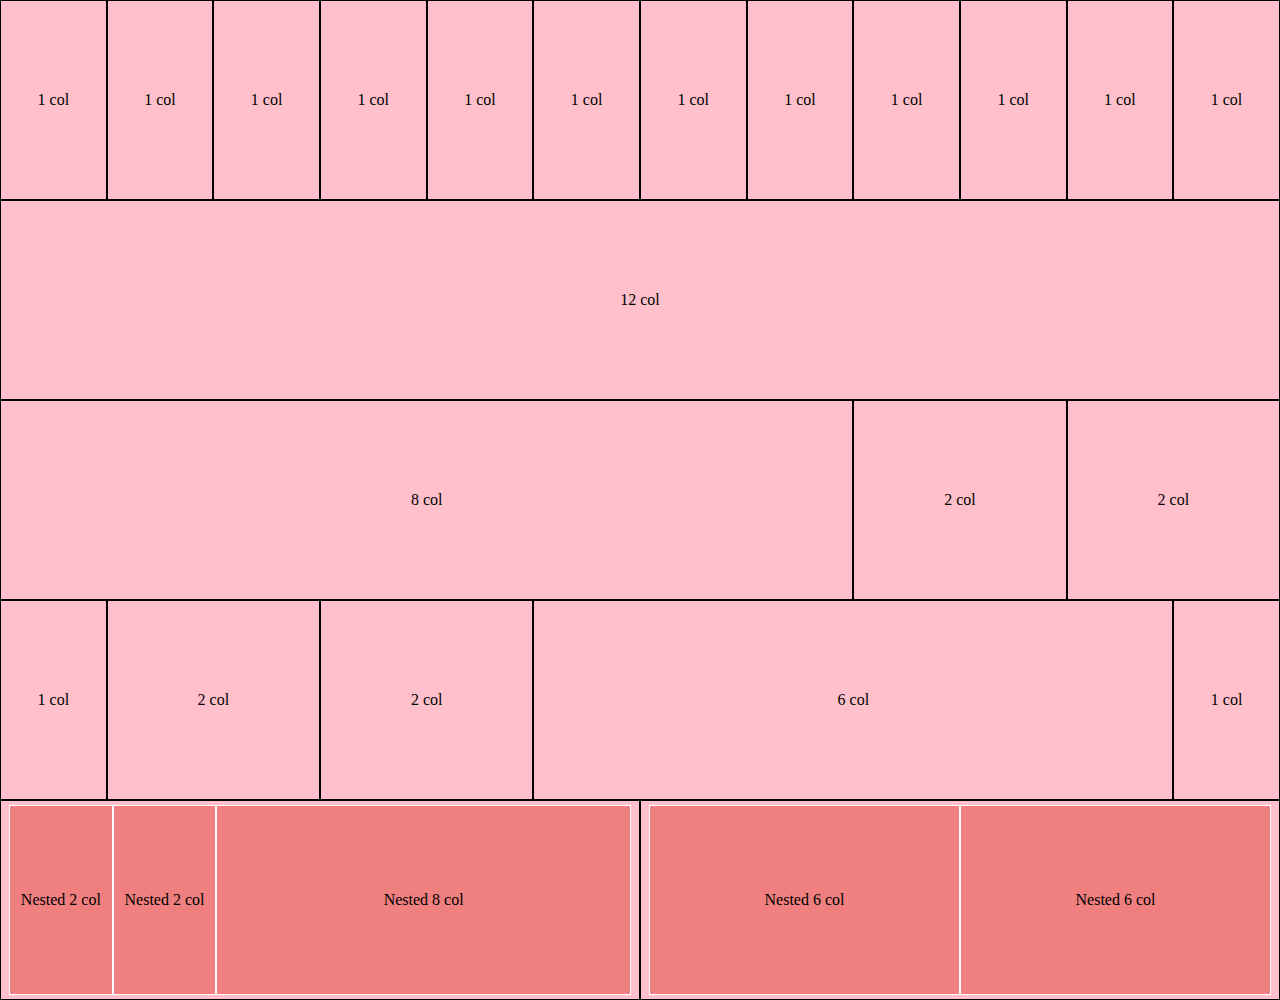
<file: index.html>
<!DOCTYPE html>
<html lang="en">
<head>
    <meta charset="UTF-8">
    <meta http-equiv="X-UA-Compatible" content="IE=edge">
    <meta name="viewport" content="width=device-width, initial-scale=1.0">
    <link rel="stylesheet" href="./12bool.css">
    <link rel="stylesheet" href="./style.css">
    <title>12 bool</title>
</head>
<body>
    <div class="row">
        <div class="col-1">
            <p>1 col</p>
        </div>
        <div class="col-1">
            <p>1 col</p>
        </div>
        <div class="col-1 ">
            <p>1 col</p>
        </div>
        <div class="col-1">
            <p>1 col</p>
        </div>
        <div class="col-1">
            <p>1 col</p>
        </div>
        <div class="col-1">
            <p>1 col</p>
        </div>
        <div class="col-1">
            <p>1 col</p>
        </div>
        <div class="col-1">
            <p>1 col</p>
        </div>
        <div class="col-1">
            <p>1 col</p>
        </div>
        <div class="col-1">
            <p>1 col</p>
        </div>
        <div class="col-1 h200 fx-center">
            <p>1 col</p>
        </div>
        <div class="col-1 h200 fx-center">
            <p>1 col</p>
        </div>
    </div>
    <div class="row">
        <div class="col-12 ">
            <p>12 col</p>
        </div>
    </div>
    <div class="row">
        <div class="col-8">
            <p>8 col</p>
        </div>
        <div class="col-2">
            <p>2 col</p>
        </div>
        <div class="col-2">
            <p>2 col</p>
        </div>
    </div>
    <div class="row">
        <div class="col-1">
            <p>1 col</p>
        </div>
        <div class="col-2">
            <p>2 col</p>
        </div>
        <div class="col-2">
            <p>2 col</p>
        </div>
        <div class="col-6">
            <p>6 col</p>
        </div>
        <div class="col-1">
            <p>1 col</p>
        </div>
    </div>
    <div class="row">
        <div class="col-6 ">
            <div class="col-2 col-in">
                <p> Nested 2 col</p>
            </div>
            <div class="col-2 col-in">
                 <p>Nested 2 col</p>
            </div>
            <div class="col-8 col-in">
                 <p>Nested 8 col</p>
            </div>
        </div>
        <div class="col-6 ">
            <div class="col-6 col-in">
                <p>Nested 6 col</p>
            </div>
            <div class="col-6 col-in">
                <p>Nested 6 col</p>
            </div>

        </div>
    </div>
    
</body>
</html>
</file>
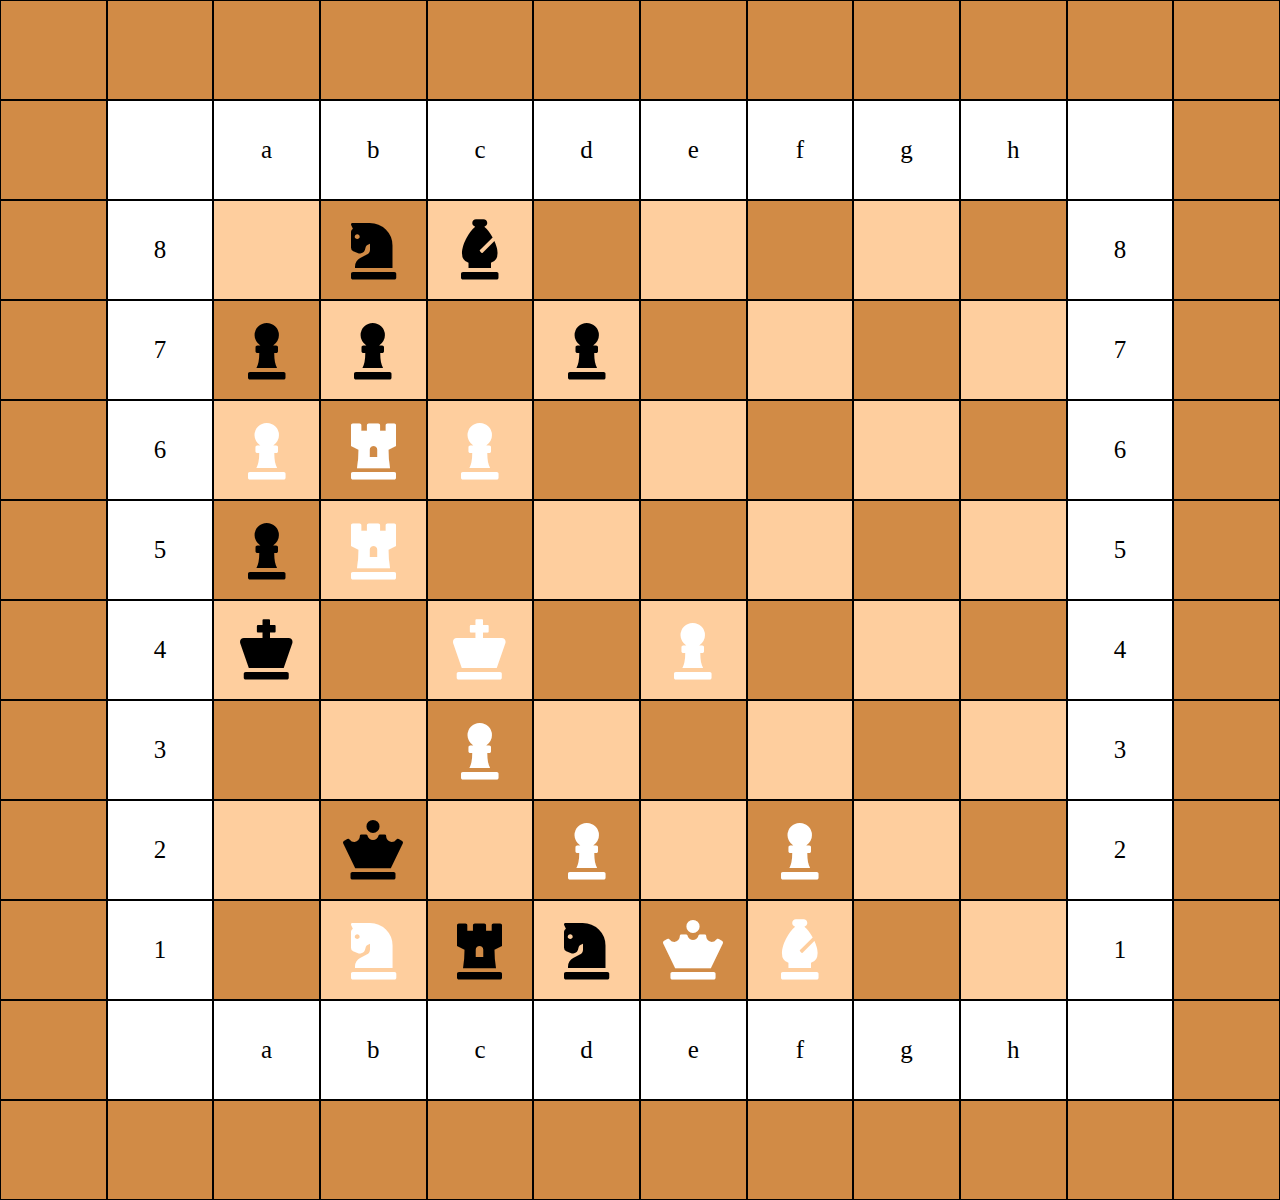
<file: bonus/index.html>
<!DOCTYPE html>
<html lang="en">
<head>
    <meta charset="UTF-8">
    <meta http-equiv="X-UA-Compatible" content="IE=edge">
    <meta name="viewport" content="width=device-width, initial-scale=1.0">
    <link rel="stylesheet" href="https://cdnjs.cloudflare.com/ajax/libs/font-awesome/5.15.4/css/all.min.css" integrity="sha512-1ycn6IcaQQ40/MKBW2W4Rhis/DbILU74C1vSrLJxCq57o941Ym01SwNsOMqvEBFlcgUa6xLiPY/NS5R+E6ztJQ==" crossorigin="anonymous" referrerpolicy="no-referrer" />
    <link rel="stylesheet" href="./style.css">
    <link rel="stylesheet" href="../12bool.css">
    <title>Scacchi</title>
</head>
<body>
    <div class="row">
        <div class="col-1 brown"></div>
        <div class="col-1 brown"></div>
        <div class="col-1 brown"></div>
        <div class="col-1 brown"></div>
        <div class="col-1 brown"></div>
        <div class="col-1 brown"></div>
        <div class="col-1 brown"></div>
        <div class="col-1 brown"></div>
        <div class="col-1 brown"></div>
        <div class="col-1 brown"></div>
        <div class="col-1 brown"></div>
        <div class="col-1 brown"></div>
    </div>
    <div class="row">
        <div class="col-1 brown"></div>
        <div class="col-1 white"></div>
        <div class="col-1 white">
            <p>a</p>
        </div>
        <div class="col-1 white">
            <p>b</p>
        </div>
        <div class="col-1 white">
            <p>c</p>
        </div>
        <div class="col-1 white">
            <p>d</p>
        </div>
        <div class="col-1 white">
            <p>e</p>
        </div>
        <div class="col-1 white">
            <p>f</p>
        </div>
        <div class="col-1 white">
            <p>g</p>
        </div>
        <div class="col-1 white">
            <p>h</p>
        </div>
        <div class="col-1 white"></div>
        <div class="col-1 brown"></div>
    </div>
    <div class="row">
        <div class="col-1 brown"></div>
        <div class="col-1 white">
            <p>8</p>
        </div>
        <div class="col-1 beige"></div>
        <div class="col-1 brown">
            <i class="fas fa-chess-knight"></i>
        </div>
        <div class="col-1 beige">
            <i class="fas fa-chess-bishop"></i>
        </div>
        <div class="col-1 brown"></div>
        <div class="col-1 beige"></div>
        <div class="col-1 brown"></div>
        <div class="col-1 beige"></div>
        <div class="col-1 brown"></div>
        <div class="col-1 white">
            <p>8</p>
        </div>
        <div class="col-1 brown"></div>
    </div>
    <div class="row">
        <div class="col-1 brown"></div>
        <div class="col-1 white">
            <p>7</p>
        </div>
        <div class="col-1 brown">
            <i class="fas fa-chess-pawn"></i>
        </div>
        <div class="col-1 beige">
            <i class="fas fa-chess-pawn"></i>
        </div>
        <div class="col-1 brown"></div>
        <div class="col-1 beige">
            <i class="fas fa-chess-pawn"></i>
        </div>
        <div class="col-1 brown"></div>
        <div class="col-1 beige"></div>
        <div class="col-1 brown"></div>
        <div class="col-1 beige"></div>
        <div class="col-1 white">
            <p>7</p>
        </div>
        <div class="col-1 brown"></div>
    </div>
    <div class="row">
        <div class="col-1 brown"></div>
        <div class="col-1 white">
            <p>6</p>
        </div>
        <div class="col-1 beige">
            <i class="fas fa-chess-pawn color"></i>
        </div>
        <div class="col-1 brown">
            <i class="fas fa-chess-rook color"></i>
        </div>
        <div class="col-1 beige">
            <i class="fas fa-chess-pawn color"></i>
        </div>
        <div class="col-1 brown"></div>
        <div class="col-1 beige"></div>
        <div class="col-1 brown"></div>
        <div class="col-1 beige"></div>
        <div class="col-1 brown"></div>
        <div class="col-1 white">
            <p>6</p>
        </div>
        <div class="col-1 brown"></div>
    </div>
    <div class="row">
        <div class="col-1 brown"></div>
        <div class="col-1 white">
            <p>5</p>
        </div>
        <div class="col-1 brown">
            <i class="fas fa-chess-pawn"></i>
        </div>
        <div class="col-1 beige">
            <i class="fas fa-chess-rook color"></i>
        </div>
        <div class="col-1 brown"></div>
        <div class="col-1 beige"></div>
        <div class="col-1 brown"></div>
        <div class="col-1 beige"></div>
        <div class="col-1 brown"></div>
        <div class="col-1 beige"></div>
        <div class="col-1 white">
            <p>5</p>
        </div>
        <div class="col-1 brown"></div>
    </div>
    <div class="row">
        <div class="col-1 brown"></div>
        <div class="col-1 white">
            <p>4</p>
        </div>
        <div class="col-1 beige">
            <i class="fas fa-chess-king"></i>
        </div>
        <div class="col-1 brown"></div>
        <div class="col-1 beige">
            <i class="fas fa-chess-king color"></i>
        </div>
        <div class="col-1 brown"></div>
        <div class="col-1 beige">
            <i class="fas fa-chess-pawn color"></i>
        </div>
        <div class="col-1 brown"></div>
        <div class="col-1 beige"></div>
        <div class="col-1 brown"></div>
        <div class="col-1 white">
            <p>4</p>
        </div>
        <div class="col-1 brown"></div>
    </div>
    <div class="row">
        <div class="col-1 brown"></div>
        <div class="col-1 white">
            <p>3</p>
        </div>
        <div class="col-1 brown"></div>
        <div class="col-1 beige"></div>
        <div class="col-1 brown">
            <i class="fas fa-chess-pawn color"></i>
        </div>
        <div class="col-1 beige"></div>
        <div class="col-1 brown"></div>
        <div class="col-1 beige"></div>
        <div class="col-1 brown"></div>
        <div class="col-1 beige"></div>
        <div class="col-1 white">
            <p>3</p>
        </div>
        <div class="col-1 brown"></div>
    </div>
    <div class="row">
        <div class="col-1 brown"></div>
        <div class="col-1 white">
            <p>2</p>
        </div>
        <div class="col-1 beige"></div>
        <div class="col-1 brown">
            <i class="fas fa-chess-queen"></i>
        </div>
        <div class="col-1 beige"></div>
        <div class="col-1 brown">
            <i class="fas fa-chess-pawn color"></i>
        </div>
        <div class="col-1 beige"></div>
        <div class="col-1 brown">
            <i class="fas fa-chess-pawn color"></i>
        </div>
        <div class="col-1 beige"></div>
        <div class="col-1 brown"></div>
        <div class="col-1 white">
            <p>2</p>
        </div>
        <div class="col-1 brown"></div>
    </div>
    <div class="row">
        <div class="col-1 brown"></div>
        <div class="col-1 white">
            <p>1</p>
        </div>
        <div class="col-1 brown"></div>
        <div class="col-1 beige">
            <i class="fas fa-chess-knight color"></i>
        </div>
        <div class="col-1 brown">
            <i class="fas fa-chess-rook"></i>
        </div>
        <div class="col-1 beige">
            <i class="fas fa-chess-knight"></i>
        </div>
        <div class="col-1 brown">
            <i class="fas fa-chess-queen color"></i>
        </div>
        <div class="col-1 beige">
            <i class="fas fa-chess-bishop color"></i>
        </div>
        <div class="col-1 brown"></div>
        <div class="col-1 beige"></div>
        <div class="col-1 white">
            <p>1</p>
        </div>
        <div class="col-1 brown"></div>
    </div>
    <div class="row">
        <div class="col-1 brown"></div>
        <div class="col-1 white"></div>
        <div class="col-1 white">
            <p>a</p>
        </div>
        <div class="col-1 white">
            <p>b</p>
        </div>
        <div class="col-1 white">
            <p>c</p>
        </div>
        <div class="col-1 white">
            <p>d</p>
        </div>
        <div class="col-1 white">
            <p>e</p>
        </div>
        <div class="col-1 white">
            <p>f</p>
        </div>
        <div class="col-1 white">
            <p>g</p>
        </div>
        <div class="col-1 white">
            <p>h</p>
        </div>
        <div class="col-1 white"></div>
        <div class="col-1 brown"></div>
    </div>
    <div class="row">
        <div class="col-1 brown"></div>
        <div class="col-1 brown"></div>
        <div class="col-1 brown"></div>
        <div class="col-1 brown"></div>
        <div class="col-1 brown"></div>
        <div class="col-1 brown"></div>
        <div class="col-1 brown"></div>
        <div class="col-1 brown"></div>
        <div class="col-1 brown"></div>
        <div class="col-1 brown"></div>
        <div class="col-1 brown"></div>
        <div class="col-1 brown"></div>
    </div>
    
    
</body>
</html>
</file>
<file: 12bool.css>
* {
    box-sizing: border-box;
    margin: 0;
    padding: 0;
  }
  
  
  .container {
    max-width: 1170px;
    margin: 0 auto;
  }
  
  .row {
    width: 100%;
    display: flex;
    flex-direction: row;
    flex-wrap: wrap;
  }
  
  [class^="col"] {
    padding: 0.5rem;
  }
  
  /* Extra small devices */
  .col {
    flex-grow: 1;
    flex-basis: 0;
    max-width: 100%;
  
  }
  
  
  .col-1 {
    /* width: calc((100% / 12) * 1); */
    flex-basis: calc((100% / 12) * 1);
    max-width: calc((100% / 12) * 1);
  }
  
  .col-2 {
    width: calc((100% / 12) * 2);
  }
  
  .col-3 {
    width: calc((100% / 12) * 3);
  }
  
  .col-4 {
    width: calc((100% / 12) * 4);
  }
  
  .col-5 {
    width: calc((100% / 12) * 5);
  }
  
  .col-6 {
    width: 50%;
  }
  
  .col-7 {
    width: calc((100% / 12) * 7);
  }
  
  .col-8 {
    width: calc((100% / 12) * 8);
  }
  
  .col-9 {
    width: calc((100% / 12) * 9);
  }
  
  .col-10 {
    width: calc((100% / 12) * 10);
  }
  
  .col-11 {
    width: calc((100% / 12) * 11);
  }
  
  .col-12 {
    width: 100%;
  }
  
  
  .col-offset-1 {
    margin-left: calc((100% / 12) * 1);
  }
  
  .col-offset-2 {
    margin-left: calc((100% / 12) * 2);
  }
  
  .col-offset-3 {
    margin-left: calc((100% / 12) * 3);
  }
  
  .col-offset-4 {
    margin-left: calc((100% / 12) * 4);
  }
  
  .col-offset-5 {
    margin-left: calc((100% / 12) * 5);
  }
  
  .col-offset-6 {
    margin-left: 50%;
  }
  
  .col-offset-7 {
    margin-left: calc((100% / 12) * 7);
  }
  
  .col-offset-8 {
    margin-left: calc((100% / 12) * 8);
  }
  
  .col-offset-9 {
    margin-left: calc((100% / 12) * 9);
  }
  
  .col-offset-10 {
    margin-left: calc((100% / 12) * 10);
  }
  
  .col-offset-11 {
    margin-left: calc((100% / 12) * 11);
  }
  
  /* Utility */
  
  .row_reverse {
    flex-direction: row-reverse;
  }
  
  .col_reverse {
    flex-direction: column-reverse;
  }
  
  .justify_start {
    justify-content: flex-start;
  }
  
  .justify_center {
    justify-content: center;
  }
  
  .justify_end {
    justify-content: flex-end;
  }
  
  .justify_between {
    justify-content: space-between;
  }
  
  .justify_around {
    justify-content: space-around;
  }
  
  .align_start {
    align-items: flex-start;
  }
  
  .align_center {
    align-items: center;
  }
  
  .align_end {
    align-items: flex-end;
  }
  
  .text_start {
    text-align: start;
  }
  
  .text_center {
    text-align: center;
  }
  
  .text_end {
    text-align: end;
  }
  
  .p_1 {
    padding: 1rem;
  }
  
  .p_2 {
    padding: 1.5;
  }
  
  .m_1 {
    margin: 1rem;
  }
  
  .m_2 {
    margin: 1.5;
  }
  
  .pl_1 {
    padding-left: 1rem;
  }
  .fx-center {
    display: flex;
    align-items: center;
    justify-content: center;
  }
  
  
  
  /* Small Devices */
  @media screen and (min-width: 568px) {
  
    .container {
      width: 540px;
    }
  
    .col-sm {
      flex-grow: 1;
      flex-basis: 0;
      max-width: 100%;
  
    }
  
    .col-sm-1 {
      /* width: calc((100% / 12) * 1); */
      flex-basis: calc((100% / 12) * 1);
      max-width: calc((100% / 12) * 1);
    }
  
    .col-sm-2 {
      width: calc((100% / 12) * 2);
    }
  
    .col-sm-3 {
      width: calc((100% / 12) * 3);
    }
  
    .col-sm-4 {
      width: calc((100% / 12) * 4);
    }
  
    .col-sm-5 {
      width: calc((100% / 12) * 5);
    }
  
    .col-sm-6 {
      width: 50%;
    }
  
    .col-sm-7 {
      width: calc((100% / 12) * 7);
    }
  
    .col-sm-8 {
      width: calc((100% / 12) * 8);
    }
  
    .col-sm-9 {
      width: calc((100% / 12) * 9);
    }
  
    .col-sm-10 {
      width: calc((100% / 12) * 10);
    }
  
    .col-sm-11 {
      width: calc((100% / 12) * 11);
    }
  
    .col-sm-12 {
      width: 100%;
    }
  
  
    .col-sm-offset-1 {
      margin-left: calc((100% / 12) * 1);
    }
  
    .col-sm-offset-2 {
      margin-left: calc((100% / 12) * 2);
    }
  
    .col-sm-offset-3 {
      margin-left: calc((100% / 12) * 3);
    }
  
    .col-sm-offset-4 {
      margin-left: calc((100% / 12) * 4);
    }
  
    .col-sm-offset-5 {
      margin-left: calc((100% / 12) * 5);
    }
  
    .col-sm-offset-6 {
      margin-left: 50%;
    }
  
    .col-sm-offset-7 {
      margin-left: calc((100% / 12) * 7);
    }
  
    .col-sm-offset-8 {
      margin-left: calc((100% / 12) * 8);
    }
  
    .col-sm-offset-9 {
      margin-left: calc((100% / 12) * 9);
    }
  
    .col-sm-offset-10 {
      margin-left: calc((100% / 12) * 10);
    }
  
    .col-sm-offset-11 {
      margin-left: calc((100% / 12) * 11);
    }
  
  
    /* Utility */
  
    .row_sm_reverse {
      flex-direction: row-reverse;
    }
  
    .col_sm_reverse {
      flex-direction: column-reverse;
    }
  
    .justify_sm_start {
      justify-content: flex-start;
    }
  
    .justify_sm_center {
      justify-content: center;
    }
  
    .justify_sm_end {
      justify-content: flex-end;
    }
  
    .justify_sm_between {
      justify-content: space-between;
    }
  
    .justify_sm_around {
      justify-content: space-around;
    }
  
    .align_sm_start {
      align-items: flex-start;
    }
  
    .align_sm_center {
      align-items: center;
    }
  
    .align_sm_end {
      align-items: flex-end;
    }
  
    .text_sm_start {
      text-align: start;
    }
  
    .text_sm_center {
      text-align: center;
    }
  
    .text_sm_end {
      text-align: end;
    }
  
  }
  
  /* Medium devices */
  
  @media screen and (min-width: 768px) {
    .container {
      width: 740px;
    }
  
    .col-md {
      flex-grow: 1;
      flex-basis: 0;
      max-width: 100%;
  
    }
  
    .col-md-1 {
      /* width: calc((100% / 12) * 1); */
      flex-basis: calc((100% / 12) * 1);
      max-width: calc((100% / 12) * 1);
    }
  
    .col-md-2 {
      width: calc((100% / 12) * 2);
    }
  
    .col-md-3 {
      width: calc((100% / 12) * 3);
    }
  
    .col-md-4 {
      width: calc((100% / 12) * 4);
    }
  
    .col-md-5 {
      width: calc((100% / 12) * 5);
    }
  
    .col-md-6 {
      width: 50%;
    }
  
    .col-md-7 {
      width: calc((100% / 12) * 7);
    }
  
    .col-md-8 {
      width: calc((100% / 12) * 8);
    }
  
    .col-md-9 {
      width: calc((100% / 12) * 9);
    }
  
    .col-md-10 {
      width: calc((100% / 12) * 10);
    }
  
    .col-md-11 {
      width: calc((100% / 12) * 11);
    }
  
    .col-md-12 {
      width: 100%;
    }
  
  
    .col-md-offset-1 {
      margin-left: calc((100% / 12) * 1);
    }
  
    .col-md-offset-2 {
      margin-left: calc((100% / 12) * 2);
    }
  
    .col-md-offset-3 {
      margin-left: calc((100% / 12) * 3);
    }
  
    .col-md-offset-4 {
      margin-left: calc((100% / 12) * 4);
    }
  
    .col-md-offset-5 {
      margin-left: calc((100% / 12) * 5);
    }
  
    .col-md-offset-6 {
      margin-left: 50%;
    }
  
    .col-md-offset-7 {
      margin-left: calc((100% / 12) * 7);
    }
  
    .col-md-offset-8 {
      margin-left: calc((100% / 12) * 8);
    }
  
    .col-md-offset-9 {
      margin-left: calc((100% / 12) * 9);
    }
  
    .col-md-offset-10 {
      margin-left: calc((100% / 12) * 10);
    }
  
    .col-md-offset-11 {
      margin-left: calc((100% / 12) * 11);
    }
  
    /* Utility */
  
    .row_md_reverse {
      flex-direction: row-reverse;
    }
  
    .col_md_reverse {
      flex-direction: column-reverse;
    }
  
    .justify_md_start {
      justify-content: flex-start;
    }
  
    .justify_md_center {
      justify-content: center;
    }
  
    .justify_md_end {
      justify-content: flex-end;
    }
  
    .justify_md_between {
      justify-content: space-between;
    }
  
    .justify_md_around {
      justify-content: space-around;
    }
  
    .align_md_start {
      align-items: flex-start;
    }
  
    .align_md_center {
      align-items: center;
    }
  
    .align_md_end {
      align-items: flex-end;
    }
  
    .text_md_start {
      text-align: start;
    }
  
    .text_md_center {
      text-align: center;
    }
  
    .text_md_end {
      text-align: end;
    }
  
  
  }
  
  
  /* Large devices */
  @media screen and (min-width: 1024px) {
  
    .container {
      width: 1000px;
    }
  
    .col-lg {
      flex-grow: 1;
      flex-basis: 0;
      max-width: 100%;
  
    }
  
  
    .col-lg-1 {
      /* width: calc((100% / 12) * 1); */
      flex-basis: calc((100% / 12) * 1);
      max-width: calc((100% / 12) * 1);
    }
  
    .col-lg-2 {
      width: calc((100% / 12) * 2);
    }
  
    .col-lg-3 {
      width: calc((100% / 12) * 3);
    }
  
    .col-lg-4 {
      width: calc((100% / 12) * 4);
    }
  
    .col-lg-5 {
      width: calc((100% / 12) * 5);
    }
  
    .col-lg-6 {
      width: 50%;
    }
  
    .col-lg-7 {
      width: calc((100% / 12) * 7);
    }
  
    .col-lg-8 {
      width: calc((100% / 12) * 8);
    }
  
    .col-lg-9 {
      width: calc((100% / 12) * 9);
    }
  
    .col-lg-10 {
      width: calc((100% / 12) * 10);
    }
  
    .col-lg-11 {
      width: calc((100% / 12) * 11);
    }
  
    .col-lg-12 {
      width: 100%;
    }
  
  
    .col-lg-offset-1 {
      margin-left: calc((100% / 12) * 1);
    }
  
    .col-lg-offset-2 {
      margin-left: calc((100% / 12) * 2);
    }
  
    .col-lg-offset-3 {
      margin-left: calc((100% / 12) * 3);
    }
  
    .col-lg-offset-4 {
      margin-left: calc((100% / 12) * 4);
    }
  
    .col-lg-offset-5 {
      margin-left: calc((100% / 12) * 5);
    }
  
    .col-lg-offset-6 {
      margin-left: 50%;
    }
  
    .col-lg-offset-7 {
      margin-left: calc((100% / 12) * 7);
    }
  
    .col-lg-offset-8 {
      margin-left: calc((100% / 12) * 8);
    }
  
    .col-lg-offset-9 {
      margin-left: calc((100% / 12) * 9);
    }
  
    .col-lg-offset-10 {
      margin-left: calc((100% / 12) * 10);
    }
  
    .col-lg-offset-11 {
      margin-left: calc((100% / 12) * 11);
    }
  
    /* Utility */
  
    .row_lg_reverse {
      flex-direction: row-reverse;
    }
  
    .col_lg_reverse {
      flex-direction: column-reverse;
    }
  
    .justify_lg_start {
      justify-content: flex-start;
    }
  
    .justify_lg_center {
      justify-content: center;
    }
  
    .justify_lg_end {
      justify-content: flex-end;
    }
  
    .justify_lg_between {
      justify-content: space-between;
    }
  
    .justify_lg_around {
      justify-content: space-around;
    }
  
    .align_lg_start {
      align-items: flex-start;
    }
  
    .align_lg_center {
      align-items: center;
    }
  
    .align_lg_end {
      align-items: flex-end;
    }
  
    .text_lg_start {
      text-align: start;
    }
  
    .text_lg_center {
      text-align: center;
    }
  
    .text_lg_end {
      text-align: end;
    }
  
  
  }
</file>
<file: style.css>
.col-1, .col-12, .col-2, .col-8, .col-6{
    height: 200px;
    display: flex;
    justify-content: center;
    align-items: center;
    background-color: rgba(255, 192, 203, 1);
    border: 1px solid black;
}
.col-in {
    background-color:rgba(240, 127, 128, 1);
    border: 1px solid white;
    height: 190px;
}
</file>
<file: bonus/style.css>
.col-1 {
    display: flex;
    align-items: center;
    justify-content: center;
    height: 100px;
    border: 1px solid black;
}
.brown {
    background-color: rgba(209, 139, 70, 1);
}
.white {
    background-color: white;
}
.beige {
    background-color: rgba(254, 206, 158, 1);
}
p{
    font-size: 25px;
}
i {
    font-size: 60px
}
.color {
    color: white;
}
</file>
